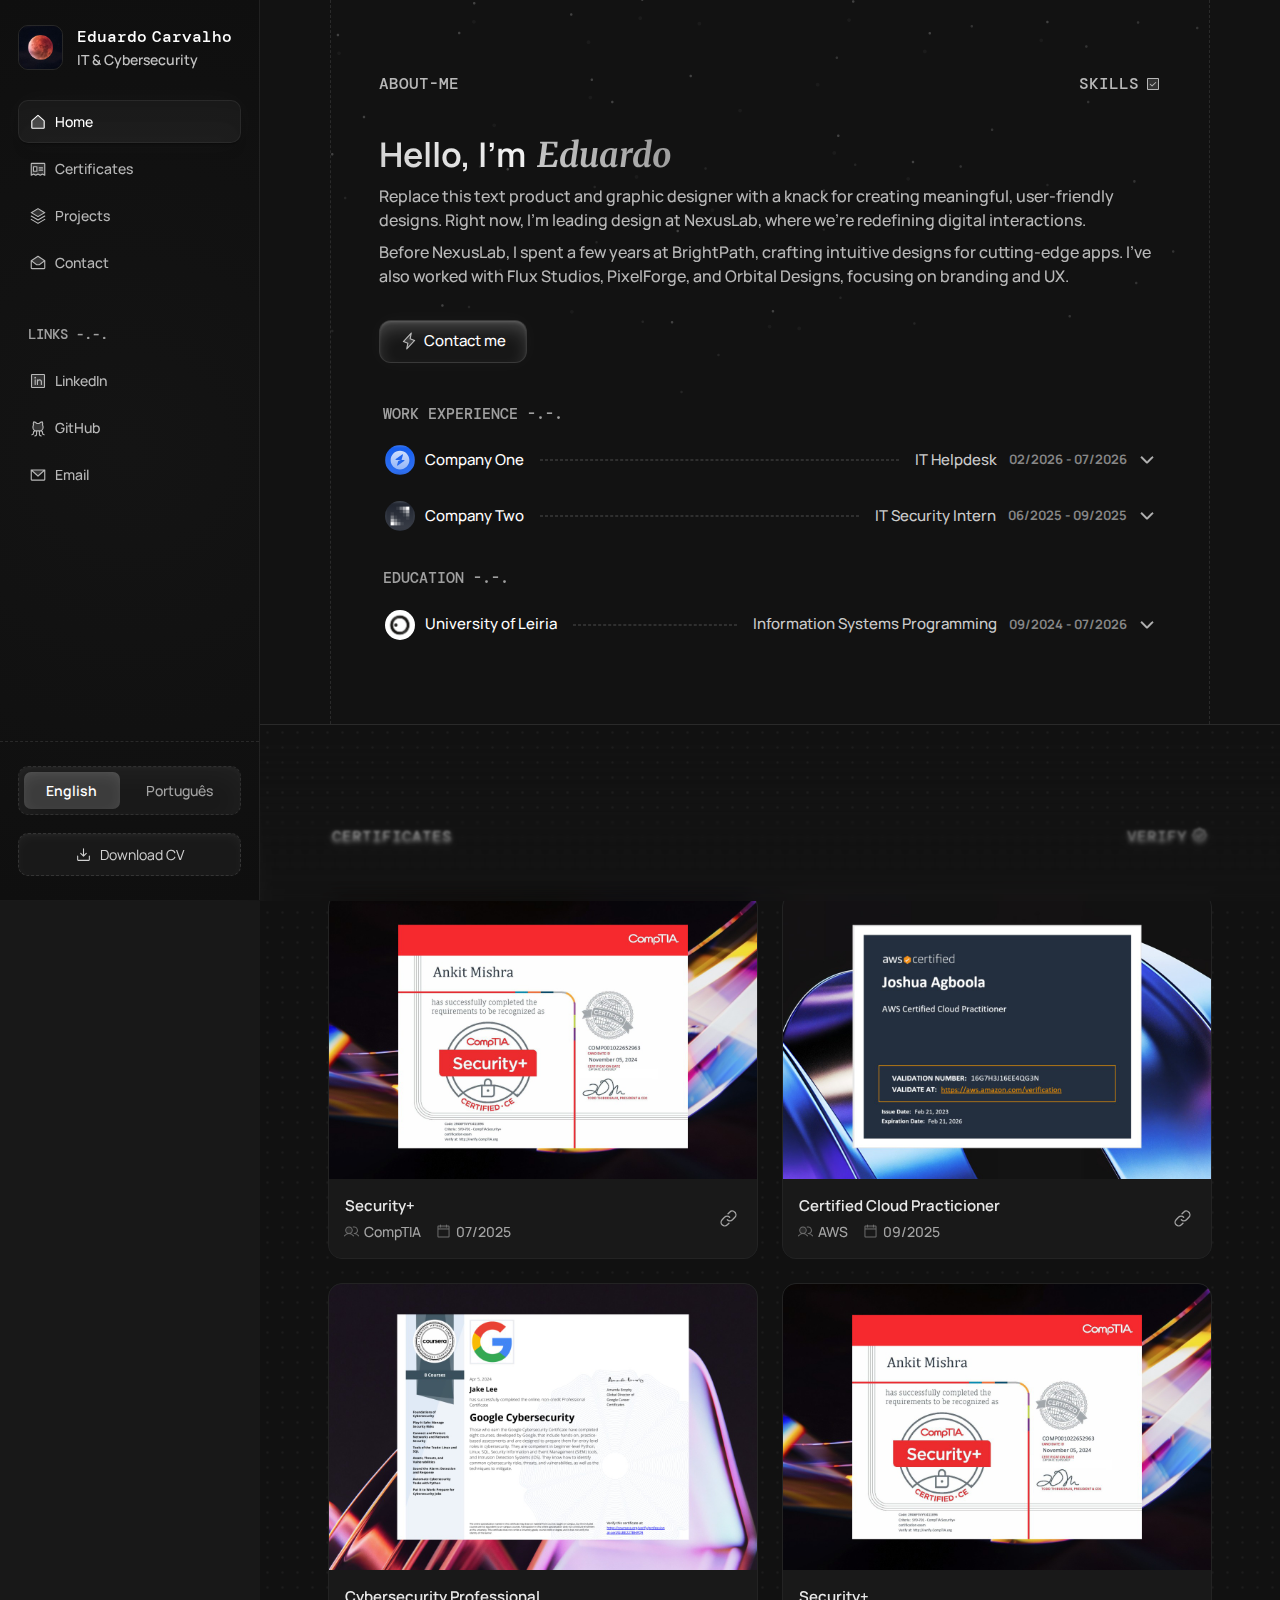
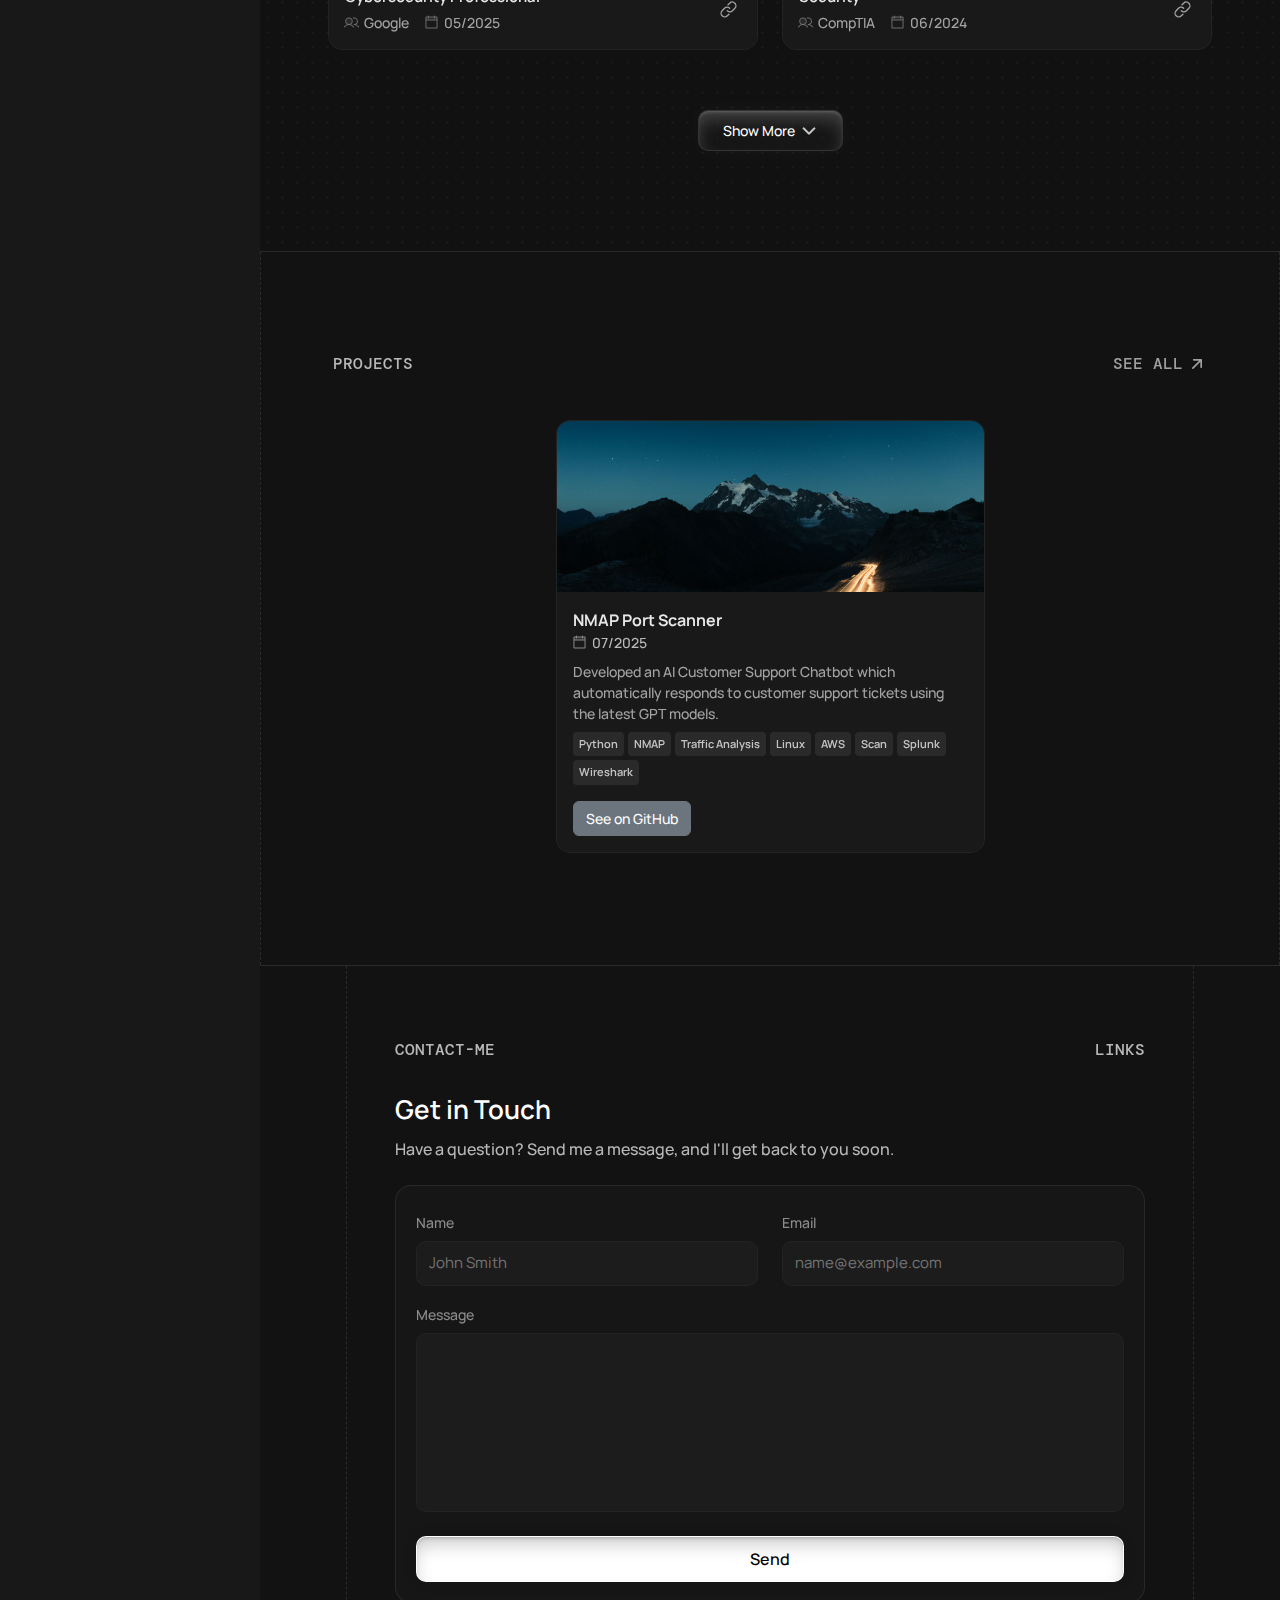
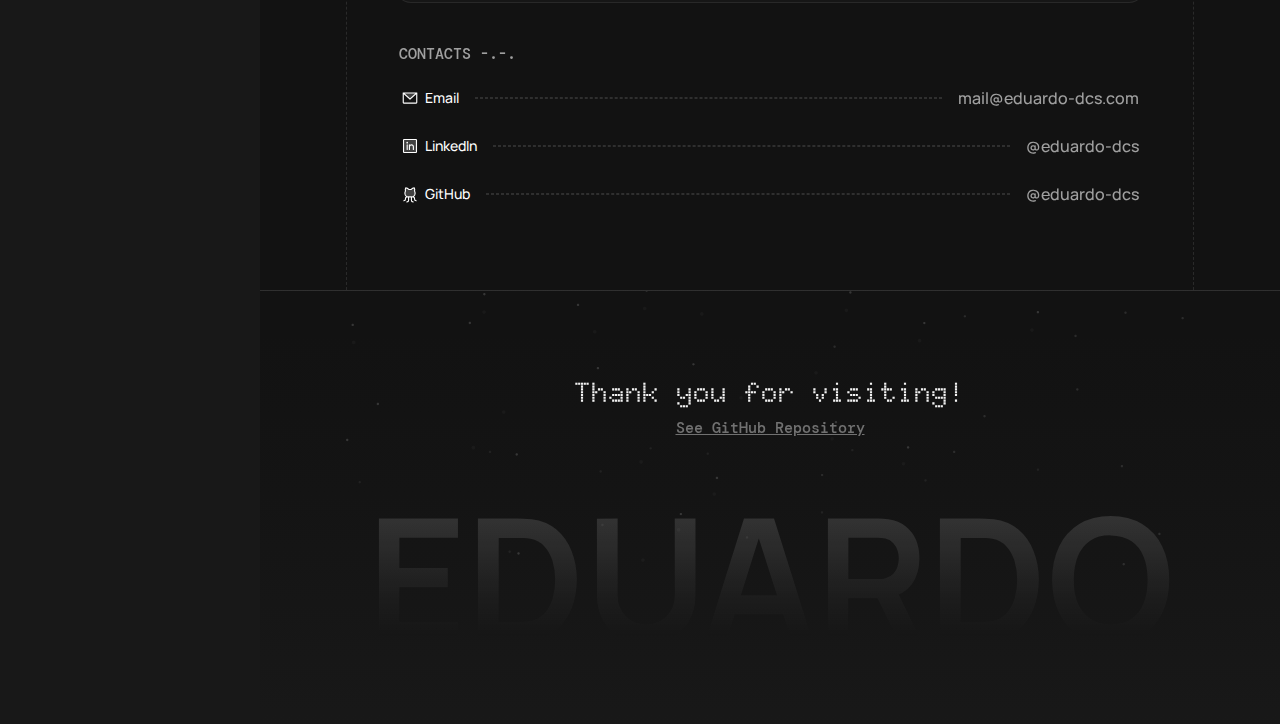
<file: index.html>
<!-- ✨ Made by Eduardo Carvalho (03/2025) -->
<!DOCTYPE html>
<html lang="en" data-bs-theme="dark">
<head>
    <meta charset="UTF-8">
    <meta name="viewport" content="width=device-width, initial-scale=1.0">

    <!-- Title -->
    <title>Eduardo Carvalho</title>

    <!-- Favicon -->
    <link rel="icon" href="assets/img/favicon.png" type="image/x-icon">

    <!-- Fonts ("Manrope", "DM Mono", "Merriweather" and "Doto") -->
    <link rel="preconnect" href="https://fonts.googleapis.com">
    <link rel="preconnect" href="https://fonts.gstatic.com" crossorigin>
    <link href="https://fonts.googleapis.com/css2?family=DM+Mono:ital,wght@0,300;0,400;0,500;1,300;1,400;1,500&family=Doto:wght@100..900&family=Manrope:wght@200..800&family=Merriweather:ital,opsz,wght@0,18..144,300..900;1,18..144,300..900&display=swap" rel="stylesheet">

    <!-- Bootstrap CSS -->
    <link rel="stylesheet" href="assets/bootstrap-css.css">

    <!-- CSS -->
    <link rel="stylesheet" href="assets/styles.css">

</head>
<body>

    <!-- NAV -->
    <nav class="sidebar">
        <div class="header d-flex align-items-center">
            <div id="header-pfp" class="noselect">
                <img src="assets/img/pfp.jpg" alt="Profile Picture" width="100%" height="100%"> <!-- Placeholder -->
            </div>
            <div>
                <p id="header-name" class="noselect">Eduardo<span style="padding-right: 5px;"></span>Carvalho</p>
                <p id="header-subtext" class="noselect" data-en="IT & Cybersecurity" data-pt="IT & Cibersegurança"></p>
            </div>
        </div>
        <div class="d-flex flex-column" style="gap: 40px;">
            <div>
                <ul class="navbar-nav nav-items">
                    <li class="nav-item"><a id="nav-link-home" class="nav-link" href="#home"><span></span><p data-en="Home" data-pt="Ínicio"></p></a></li>
                    <li class="nav-item"><a id="nav-link-certificates" class="nav-link" href="#certificates"><span></span><p data-en="Certificates" data-pt="Certificados"></p></a></li>
                    <li class="nav-item"><a id="nav-link-projects" class="nav-link" href="#projects"><span></span><p data-en="Projects" data-pt="Projetos"></p></a></li>
                    <li class="nav-item"><a id="nav-link-contact" class="nav-link" href="#contact"><span></span><p data-en="Contact" data-pt="Contactar"></p></a></li>
                </ul>
            </div>

            <div id="sidebar-links">
                <p id="sidebar-title">LINKS -.-.</p>
                <div>
                    <ul class="navbar-nav nav-items">
                        <li class="nav-item"><a id="social-link-linkedin" class="social-link" href="https://linkedin.com/in/eduardo-dcs" target="_blank"><span></span>LinkedIn<span class="external-link-icon"></span></a></li>
                        <li class="nav-item"><a id="social-link-github" class="social-link" href="https://github.com/eduardo-dcs" target="_blank"><span></span>GitHub<span class="external-link-icon"></span></a></li>
                        <li class="nav-item"><a id="social-link-email" class="social-link" href="mailto:mail@eduardo-dcs.com" target="_blank"><span></span>Email<span class="external-link-icon"></span></a></li>
                    </ul>
                </div>
            </div>

            <div id="sidebar-bottom">

                <div class="radio-inputs"> 
                    <label class="radio">
                        <input type="radio" name="radio" value="en" checked>
                        <span class="name">English</span>
                    </label>
                    <label class="radio">
                        <input type="radio" name="radio" value="pt">
                        <span class="name">Português</span>
                    </label>
                </div>
                
                <div id="information-box">
                    <p id="current-date"></p>
                    <p id="location">Leiria, Portugal</p>
                </div>

                <div>
                    
                    <div class="cv-dropdown">
                        <!-- Collapsible dropdown -->
                        <div id="cv-dropdown" class="collapse">
                            <div class="pb-12 d-flex flex-row">
                                <div id="cv-dropdown-card">
                                    <a class="cv-dropdown-item" href="assets/CV_EN_Eduardo_Carvalho.pdf" target="_blank"><span></span><p data-en="English" data-pt="Inglês"></p></a>
                                    <hr id="cv-items-divider">
                                    <a class="cv-dropdown-item" href="assets/CV_PT_Eduardo_Carvalho.pdf" target="_blank"><span></span><p data-en="Portuguese" data-pt="Português"></p></a>
                                </div>
                            </div>
                        </div>

                        <!-- Button that toggles the collapse -->
                        <button id="btn-download-cv" class="btn w-100" data-bs-toggle="collapse" data-bs-target="#cv-dropdown" aria-expanded="false" aria-controls="cv-dropdown">
                            <span></span>Download CV
                        </button>                  
                    </div>
                    
                    
                </div>
            </div>
        </div>
    </nav>

    <nav class="navbar navbar-expand-lg fixed-top navbar-dark d-lg-none">
      <!-- HEADER -->
      <div class="header d-flex align-items-center">
          <div id="header-pfp" class="noselect">
              <img src="assets/img/pfp.jpg" alt="Profile Picture" width="100%" height="100%"> <!-- Placeholder -->
          </div>
          <div>
              <p id="header-name" class="noselect">Eduardo<span style="padding-right: 5px;"></span>Carvalho</p>
              <p id="header-subtext" class="noselect" data-en="IT & Cybersecurity" data-pt="IT & Cibersegurança"></p>
          </div>
      </div>

      <!-- Navbar Toggler -->
      <button class="custom-toggler" type="button" aria-expanded="false" aria-label="Toggle navigation">
          <span class="icon-bars"></span>
          <span class="icon-x"></span>
      </button>

        <div class="collapse navbar-collapse" id="navbarNavAltMarkup">
            <div class="my-4">
                <ul class="navbar-nav nav-items">
                    <li class="nav-item"><a id="nav-link-home" class="nav-link" href="#home"><span></span><p data-en="Home" data-pt="Ínicio"></p></a></li>
                    <li class="nav-item"><a id="nav-link-certificates" class="nav-link" href="#certificates"><span></span><p data-en="Certificates" data-pt="Certificados"></p></a></li>
                    <li class="nav-item"><a id="nav-link-projects" class="nav-link" href="#projects"><span></span><p data-en="Projects" data-pt="Projetos"></p></a></li>
                    <li class="nav-item"><a id="nav-link-contact" class="nav-link" href="#contact"><span></span><p data-en="Contact" data-pt="Contactar"></p></a></li>
                </ul>
            </div>
            
            <div class="radio-inputs" style="margin-bottom: 18px;"> 
                <label class="radio">
                    <input type="radio" name="radio" value="en" checked>
                    <span class="name">English</span>
                </label>
                <label class="radio">
                    <input type="radio" name="radio" value="pt">
                    <span class="name">Português</span>
                </label>
            </div>
            <div class="d-flex flex-row pb-2">
                <div id="cv-dropdown-card">
                    <a class="cv-dropdown-item" href="assets/CV_EN_Eduardo_Carvalho.pdf" target="_blank"><span></span><p data-en="English CV" data-pt="CV Inglês"></p></a>
                    <hr id="cv-items-divider">
                    <a class="cv-dropdown-item" href="assets/CV_PT_Eduardo_Carvalho.pdf" target="_blank"><span></span><p data-en="Portuguese CV" data-pt="CV Português"></p></a>
                </div>
            </div>
        </div>

    </nav>

    <!-- MAIN CONTENT -->
    <main class="main">

        <!-- BLUR GRADIENT -->
        <div id="blur-gradient" style="bottom: -1px; flex: none; height: 156px; left: 0; pointer-events: none; position: fixed; right: 0; z-index: 2;">
            <div style="position: absolute; inset: 0px; overflow: hidden;">
                <div style="position: absolute; inset: 0px; z-index: 1; backdrop-filter: blur(0.125px); mask-image: linear-gradient(rgba(0, 0, 0, 0) 0%, rgb(0, 0, 0) 12.5%, rgb(0, 0, 0) 25%, rgba(0, 0, 0, 0) 37.5%); border-radius: 0px; pointer-events: none;"></div>
                <div style="position: absolute; inset: 0px; z-index: 2; backdrop-filter: blur(0.25px); mask-image: linear-gradient(rgba(0, 0, 0, 0) 12.5%, rgb(0, 0, 0) 25%, rgb(0, 0, 0) 37.5%, rgba(0, 0, 0, 0) 50%); border-radius: 0px; pointer-events: none;"></div>
                <div style="position: absolute; inset: 0px; z-index: 3; backdrop-filter: blur(0.5px); mask-image: linear-gradient(rgba(0, 0, 0, 0) 25%, rgb(0, 0, 0) 37.5%, rgb(0, 0, 0) 50%, rgba(0, 0, 0, 0) 62.5%); border-radius: 0px; pointer-events: none;"></div>
                <div style="position: absolute; inset: 0px; z-index: 4; backdrop-filter: blur(1px); mask-image: linear-gradient(rgba(0, 0, 0, 0) 37.5%, rgb(0, 0, 0) 50%, rgb(0, 0, 0) 62.5%, rgba(0, 0, 0, 0) 75%); border-radius: 0px; pointer-events: none;"></div>
                <div style="position: absolute; inset: 0px; z-index: 5; backdrop-filter: blur(2px); mask-image: linear-gradient(rgba(0, 0, 0, 0) 50%, rgb(0, 0, 0) 62.5%, rgb(0, 0, 0) 75%, rgba(0, 0, 0, 0) 87.5%); border-radius: 0px; pointer-events: none;"></div>
                <div style="position: absolute; inset: 0px; z-index: 6; backdrop-filter: blur(4px); mask-image: linear-gradient(rgba(0, 0, 0, 0) 62.5%, rgb(0, 0, 0) 75%, rgb(0, 0, 0) 87.5%, rgba(0, 0, 0, 0) 100%); border-radius: 0px; pointer-events: none;"></div>
                <div style="position: absolute; inset: 0px; z-index: 7; backdrop-filter: blur(8px); mask-image: linear-gradient(rgba(0, 0, 0, 0) 75%, rgb(0, 0, 0) 87.5%, rgb(0, 0, 0) 100%); border-radius: 0px; pointer-events: none;"></div>
                <div style="position: absolute; inset: 0px; z-index: 8; backdrop-filter: blur(16px); mask-image: linear-gradient(rgba(0, 0, 0, 0) 87.5%, rgb(0, 0, 0) 100%); border-radius: 0px; pointer-events: none;"></div>
            </div>
        </div>

        <!-- HOME -->
        <section id="home">
            <div class="container-home">

                <div class="home-stars-bg"></div>

                <div class="d-flex justify-content-between" style="margin-bottom: 32px;">
                    <p class="mono-text" data-en="ABOUT-ME" data-pt="SOBRE-MIM"></p>
                    <a id="skills-link" class="text-white mono-text" href="#projects">SKILLS<span></span></a>
                </div>

                <h1 class="noselect"><span id="home-title" data-en="Hello, I'm " data-pt="Olá, sou o "></span><span id="home-name" class="ms-1">Eduardo</span></h1>

                <div>
                    <p class="about-text mb-2">Replace this text product and graphic designer with a knack for creating meaningful, user-friendly designs. Right now, I’m leading design at NexusLab, where we’re redefining digital interactions.</p>
                    <p class="about-text mb-3">Before NexusLab, I spent a few years at BrightPath, crafting intuitive designs for cutting-edge apps. I’ve also worked with Flux Studios, PixelForge, and Orbital Designs, focusing on branding and UX.</p>
                    <div class="d-flex align-items-center">
                        <a id="contact-btn" class="my-3" href="#contact"><span></span><p class="fs-15" data-en="Contact me" data-pt="Contactar"></p></a>
                    </div>
                </div>

                <!-- WORK EXPERIENCE -->
                <div class="my-4">
                    <p class="mb-2 ms-1 fs-15 mono opacity-60" data-en="WORK EXPERIENCE -.-." data-pt="EXPERIÊNCIA PROFISSIONAL -.-."></p>
                    <div class="experience">
                        <div class="experience-item">
                            <div class="experience-header" data-bs-toggle="collapse" data-bs-target="#work1" aria-expande="false">
                                <div class="experience-left">
                                    <img src="assets/img/work1.svg">
                                    <span>Company One</span>
                                    <span class="experience-title-mobile d-none">IT Helpdesk</span>
                                </div>
                                <div class="experience-divider"></div>
                                <div class="experience-right">
                                    <span>IT Helpdesk</span>
                                    <span>02/2026 - 07/2026</span>
                                    <span id="collapse-arrow"></span>
                                </div>
                            </div>
                            <div id="work1" class="collapse experience-description">
                                <ul>
                                    <li data-en="Designed and led multiple high-profile projects." data-pt="Designed and led multiple high-profile projects."></li>
                                    <li>Managed a team of UI/UX designers.</li>
                                    <li>Collaborated with developers to improve workflows.</li>
                                </ul>
                            </div>
                        </div>
                        <div class="experience-item">
                            <div class="experience-header" data-bs-toggle="collapse" data-bs-target="#work2">
                                <div class="experience-left">
                                    <img src="assets/img/work2.svg">
                                    <span>Company Two</span>
                                    <span class="experience-title-mobile d-none">IT Security Intern</span>
                                </div>
                                <div class="experience-divider"></div>
                                <div class="experience-right">
                                    <span>IT Security Intern</span>
                                    <span>06/2025 - 09/2025</span>
                                    <span id="collapse-arrow"></span>
                                </div>
                            </div>
                            <div id="work2" class="collapse experience-description">
                                <ul>
                                    <li>Worked remotely on branding and UI/UX projects.</li>
                                    <li>Designed marketing materials and interactive websites.</li>
                                    <li>Collaborated with startups and large corporations.</li>
                                </ul>
                            </div>
                        </div>
                    </div>
                </div>

                <!-- EDUCATION -->
                <div class="mt-4">
                    <p class="mb-2 ms-1 mono fs-15 opacity-60" data-en="EDUCATION -.-." data-pt="EDUCAÇÃO -.-."></p>
                    <div class="experience">
                        <div class="experience-item">
                            <div class="experience-header" data-bs-toggle="collapse" data-bs-target="#education1" aria-expande="false">
                                <div class="experience-left">
                                    <img src="assets/img/logo-ipleiria.jpg">
                                    <span data-en="University of Leiria" data-pt="Politécnico de Leiria"></span>
                                    <span class="experience-title-mobile d-none" data-en="Information Systems" data-pt="Programação de SI"></span>
                                </div>
                                <div class="experience-divider"></div>
                                <div class="experience-right">
                                    <span data-en="Information Systems Programming" data-pt="Programação de Sistemas de Informação"></span>
                                    <span>09/2024 - 07/2026</span>
                                    <span id="collapse-arrow"></span>
                                </div>
                            </div>
                            <div id="education1" class="collapse experience-description">
                                <ul>
                                    <li data-en="Designed and led multiple high-profile projects." data-pt="Designed and led multiple high-profile projects."></li>
                                    <li>Managed a team of UI/UX designers.</li>
                                    <li>Collaborated with developers to improve workflows.</li>
                                </ul>
                            </div>
                        </div>
                    </div>
                </div>
            </div>
        </section>

        <!-- CERTIFICATES -->
        <section id="certificates">
            <div class="container-certificates">
                <div class="inner-container-certificates">

                
                <div class="d-flex justify-content-between mx-3" style="margin-bottom: 32px;">
                    <p class="mono-text" data-en="CERTIFICATES" data-pt="CERTIFICADOS"></p>
                    <a id="verify-link" href="https://www.credly.com/users/eduardo-dcs" target="_blank"><p class="mono-text" data-en="VERIFY" data-pt="VERIFICAR"></p><span></span></a>
                </div>

                <div class="certificate-row d-flex justify-content-center row row-cols-1 row-cols-sm-2 row-cols-xxl-4 mx-auto">
                    <div class="col certificate-col">
                        <a class="card certificate-card h-100" href="#" target="_blank">
                            <img class="card-img-top" src="assets/certificates/comptia-security-plus.jpg">
                            <div class="card-body certificate-card-body">
                                <div class="d-flex flex-column gap-1">
                                    <div>
                                        <p class="certificate-card-title">Security+</p>
                                    </div>
                                    <div>
                                        <div class="certificate-card-information">
                                            <p id="certificate-issuer"><span></span>CompTIA</p>
                                            <p id="certificate-date"><span></span>07/2025</p>
                                        </div>
                                    </div>
                                </div>
                                <div>
                                    <span id="certificate-link-icon"></span>
                                </div>
                            </div>
                        </a>
                    </div>
                    <div class="col certificate-col">
                        <a class="card certificate-card h-100" href="#" target="_blank">
                            <img class="card-img-top" src="assets/certificates/aws-cloud-practicioner.jpg">
                            <div class="card-body certificate-card-body">
                                <div class="d-flex flex-column gap-1">
                                    <div>
                                        <p class="certificate-card-title">Certified Cloud Practicioner</p>
                                    </div>
                                    <div>
                                        <div class="certificate-card-information">
                                            <p id="certificate-issuer"><span></span>AWS</p>
                                            <p id="certificate-date"><span></span>09/2025</p>
                                        </div>
                                    </div>
                                </div>
                                <div>
                                    <span id="certificate-link-icon"></span>
                                </div>
                            </div>
                        </a>
                    </div>
                    <div class="col certificate-col">
                        <a class="card certificate-card h-100" href="#" target="_blank">
                            <img class="card-img-top" src="assets/certificates/google-cybersecurity.jpg">
                            <div class="card-body certificate-card-body">
                                <div class="d-flex flex-column gap-1">
                                    <div>
                                        <p class="certificate-card-title">Cybersecurity Professional</p>
                                    </div>
                                    <div>
                                        <div class="certificate-card-information">
                                            <p id="certificate-issuer"><span></span>Google</p>
                                            <p id="certificate-date"><span></span>05/2025</p>
                                        </div>
                                    </div>
                                </div>
                                <div>
                                    <span id="certificate-link-icon"></span>
                                </div>
                            </div>
                        </a>
                    </div>
                    <div class="col certificate-col">
                        <a class="card certificate-card h-100" href="#" target="_blank">
                            <img class="card-img-top" src="assets/certificates/comptia-security-plus.jpg">
                            <div class="card-body certificate-card-body">
                                <div class="d-flex flex-column gap-1">
                                    <div>
                                        <p class="certificate-card-title">Security+</p>
                                    </div>
                                    <div>
                                        <div class="certificate-card-information">
                                            <p id="certificate-issuer"><span></span>CompTIA</p>
                                            <p id="certificate-date"><span></span>06/2024</p>
                                        </div>
                                    </div>
                                </div>
                                <div>
                                    <span id="certificate-link-icon"></span>
                                </div>
                            </div>
                        </a>
                    </div>
                </div>
                

                <div id="collapsed-certificates" class="collapse">
                    <div class="certificate-row d-flex justify-content-center row row-cols-1 row-cols-sm-2 row-cols-xxl-4 mx-auto">
                        <div class="col certificate-col">
                            <a class="card certificate-card h-100" href="#" target="_blank">
                                <img class="card-img-top" src="assets/certificates/comptia-security-plus.jpg">
                                <div class="card-body certificate-card-body">
                                    <div class="d-flex flex-column gap-1">
                                        <div>
                                            <p class="certificate-card-title">Security+</p>
                                        </div>
                                        <div>
                                            <div class="certificate-card-information">
                                                <p id="certificate-issuer"><span></span>CompTIA</p>
                                                <p id="certificate-date"><span></span>07/2025</p>
                                            </div>
                                        </div>
                                    </div>
                                    <div>
                                        <span id="certificate-link-icon"></span>
                                    </div>
                                </div>
                            </a>
                        </div>
                        <div class="col certificate-col">
                            <a class="card certificate-card h-100" href="#" target="_blank">
                                <img class="card-img-top" src="assets/certificates/aws-cloud-practicioner.jpg">
                                <div class="card-body certificate-card-body">
                                    <div class="d-flex flex-column gap-1">
                                        <div>
                                            <p class="certificate-card-title">Certified Cloud Practicioner</p>
                                        </div>
                                        <div>
                                            <div class="certificate-card-information">
                                                <p id="certificate-issuer"><span></span>AWS</p>
                                                <p id="certificate-date"><span></span>09/2025</p>
                                            </div>
                                        </div>
                                    </div>
                                    <div>
                                        <span id="certificate-link-icon"></span>
                                    </div>
                                </div>
                            </a>
                        </div>
                        <div class="col certificate-col">
                            <a class="card certificate-card h-100" href="#" target="_blank">
                                <img class="card-img-top" src="assets/certificates/google-cybersecurity.jpg">
                                <div class="card-body certificate-card-body">
                                    <div class="d-flex flex-column gap-1">
                                        <div>
                                            <p class="certificate-card-title">Cybersecurity Professional</p>
                                        </div>
                                        <div>
                                            <div class="certificate-card-information">
                                                <p id="certificate-issuer"><span></span>Google</p>
                                                <p id="certificate-date"><span></span>05/2025</p>
                                            </div>
                                        </div>
                                    </div>
                                    <div>
                                        <span id="certificate-link-icon"></span>
                                    </div>
                                </div>
                            </a>
                        </div>
                        <div class="col certificate-col">
                            <a class="card certificate-card h-100" href="#" target="_blank">
                                <img class="card-img-top" src="assets/certificates/comptia-security-plus.jpg">
                                <div class="card-body certificate-card-body">
                                    <div class="d-flex flex-column gap-1">
                                        <div>
                                            <p class="certificate-card-title">Security+</p>
                                        </div>
                                        <div>
                                            <div class="certificate-card-information">
                                                <p id="certificate-issuer"><span></span>CompTIA</p>
                                                <p id="certificate-date"><span></span>06/2024</p>
                                            </div>
                                        </div>
                                    </div>
                                    <div>
                                        <span id="certificate-link-icon"></span>
                                    </div>
                                </div>
                            </a>
                        </div>
                    </div>
                </div>

                <div class="d-flex pt-5 justify-content-center">
                    <button id="show-more-btn" class="btn" type="button" data-bs-toggle="collapse" data-bs-target="#collapsed-certificates" aria-expanded="false" aria-controls="collapsed-certificates"><p id="show-more-text" data-en="Show More" data-pt="Ver Mais"></p><p id="show-less-text" data-en="Show Less" data-pt="Ver Menos"></p><span></span></button>
                </div>

                </div>

            </div>
        </section>

        <!-- PROJECTS -->
        <section id="projects">
            <div class="container-projects">
                <div class="inner-container-projects">
                    <div class="d-flex justify-content-between mx-3" style="margin-bottom: 32px;">
                        <p class="mono-text" data-en="PROJECTS" data-pt="PROJETOS"></p>
                        <a id="see-all-link" href="https://github.com/eduardo-dcs" target="_blank"><p class="mono-text" data-en="SEE ALL" data-pt="VER TODOS"></p><span></span></a>
                    </div>

                    <div class="project-row d-flex justify-content-center row row-cols-1 row-cols-sm-2 row-cols-xxl-3 mx-auto">
                        <div class="col project-col">
                            <div class="card project-card h-100" href="#" target="_blank">
                                <img class="card-img-top" src="assets/img/placeholder.jpg">
                                <div class="card-body project-card-body">
                                    <div class="d-flex flex-column gap-2">
                                        <div>
                                            <p class="project-card-title">NMAP Port Scanner</p>
                                            <p class="project-date"><span></span>07/2025</p>
                                        </div>
                                        <div>
                                            <p class="project-description">Developed an AI Customer Support Chatbot which automatically responds to customer support tickets using the latest GPT models.</p>
                                        </div>
                                        <div class="d-flex flex-wrap gap-1">
                                            <span class="project-skill">Python</span>
                                            <span class="project-skill">NMAP</span>
                                            <span class="project-skill">Traffic Analysis</span>
                                            <span class="project-skill">Linux</span>
                                            <span class="project-skill">AWS</span>
                                            <span class="project-skill">Scan</span>
                                            <span class="project-skill">Splunk</span>
                                            <span class="project-skill">Wireshark</span>
                                        </div>
                                        
                                        <div class="mt-2">
                                            <a href="#" target="_blank" class="btn btn-secondary"><span></span><p data-en="See on GitHub" data-pt="Ver no GitHub"></p></a>
                                        </div>
                                </div>
                            </div>
                        </div>

                    </div>




                </div>
            </div>
        </section>

        <!-- CONTACT -->
        <section id="contact">
            <div class="container-contact">

                <div class="d-flex justify-content-between" style="margin-bottom: 32px;">
                    <p class="mono-text" data-en="CONTACT-ME" data-pt="CONTACTAR"></p>
                    <p class="mono-text">LINKS</p>
                </div>

                <div class="d-flex flex-column gap-4">
                    <div>
                        <h2 id="contact-title" data-en="Get in Touch" data-pt="Entra em Contacto"></h2>
                        <p id="contact-subtitle" data-en="Have a question? Send me a message, and I'll get back to you soon." data-pt="Tens alguma questão? Manda-me uma mensagem, e responderei o mais cedo possível."></p>
                    </div>

                    <div class="contact-form">
                        <form>
                            <div class="row">
                                <div class="col-md-6">
                                    <label for="name" class="form-label" data-en="Name" data-pt="Nome"></label>
                                    <input type="text" id="name" class="form-control" placeholder="John Smith">
                                </div>
                                <div class="col-md-6 mt-3 mt-md-0">
                                    <label for="email" class="form-label">Email</label>
                                    <input type="email" id="email" class="form-control" placeholder="name@example.com">
                                </div>
                            </div>
                            <div class="mt-3">
                                <label for="message" class="form-label" data-en="Message" data-pt="Mensagem"></label>
                                <textarea id="message" class="form-control" rows="7"></textarea>
                            </div>
                            <button id="contact-form-submit-btn" class="btn btn-submit" type="submit" data-en="Send" data-pt="Enviar">Submit</button>
                        </form>
                    </div>

                    <div>
                        <p class="mt-3 mb-2 ms-1 fs-15 mono opacity-60" data-en="CONTACTS -.-." data-pt="CONTACTOS -.-."></p>

                        <!-- EMAIL -->
                        <div class="contact-header">
                            <p id="contact-header-title"><span id="contact-header-email-icon" class="contact-header-icon"></span><p class="contact-header-text">Email</p></p>
                            <div class="contact-header-divider"></div>
                            <a id="contact-header-link" href="mailto:mail@eduardo-dcs.com" target="_blank">mail@eduardo-dcs.com</a>
                        </div>

                        <!-- LINKEDIN -->
                        <div class="contact-header">
                            <p id="contact-header-title"><span id="contact-header-linkedin-icon" class="contact-header-icon"></span><p class="contact-header-text">LinkedIn</p></p>
                            <div class="contact-header-divider"></div>
                            <a id="contact-header-link" href="https://www.linkedin.com/in/eduardo-dcs" target="_blank">@eduardo-dcs</a>
                        </div>

                        <!-- GITHUB -->
                        <div class="contact-header">
                            <p id="contact-header-title"><span id="contact-header-github-icon" class="contact-header-icon"></span><p class="contact-header-text">GitHub</p></p>
                            <div class="contact-header-divider"></div>
                            <a id="contact-header-link" href="https://github.com/eduardo-dcs" target="_blank">@eduardo-dcs</a>
                        </div>

                    </div>

                </div>
            </div>
        </section>

        <!-- FOOTER -->
        <footer>
           <div class="container-footer">
                <div class="footer-stars-bg"></div>
                <div class="text-center">
                    <p id="footer-message" data-en="Thank you for visiting!" data-pt="Obrigado pela visita!"></p>
                    <a id="footer-repository-link" href="https://github.com/eduardo-dcs/Personal-Website" target="_blank" data-en="See GitHub Repository" data-pt="Ver Repositório GitHub"></a>
                    <p id="footer-name" class="noselect">EDUARDO</p>
                </div>
           </div>
        </footer>

    </main>
    
    <!-- Bootstrap JavaScript -->
    <script src="assets/bootstrap-javascript.js"></script>

    <!-- JavaScript -->
    <script src="assets/script.js"></script>

</body>
</html>
</file>
<file: assets/styles.css>
::-webkit-scrollbar {
    width: 14px;  /* Width */
  }

::-webkit-scrollbar-track {
    background: rgb(40, 40, 40); /* Background Color */
}
  
::-webkit-scrollbar-thumb {
    background: radial-gradient(circle, rgba(100, 100, 100, 0.8) 20%, rgba(85, 85, 85, 0.8) 100%); /* Color */
    border-radius: 2px;
    transition: all 0.3s ease-in-out;
}
  
::-webkit-scrollbar-thumb:hover {
    background: radial-gradient(circle, rgba(100, 100, 100, 1) 20%, rgba(85, 85, 85, 1) 100%); /*Hover Color */
}

::selection {
    background: rgba(100, 100, 100, 0.7); /* Mid-gray */
    color: rgb(240, 240, 240); /* Light gray */
    filter: grayscale(100%);
}

.noselect {
    -webkit-touch-callout: none;
      -webkit-user-select: none;
       -khtml-user-select: none;
         -moz-user-select: none;
          -ms-user-select: none;
              user-select: none;
}

* {
    font-family: "Manrope", sans-serif;
    font-weight: 500;
    color: white;
}

p {
    font-size: 14px;
    margin: 0;
}

body {
    background: rgb(24,24,24);
}

.fs-14 {
    font-size: 14px;
}

.fs-15 {
    font-size: 15px;
}

.fs-16 {
    font-size: 16px;
}

.fs-17 {
    font-size: 17px;
}

.fs-18 {
    font-size: 18px;
}

.fs-20 {
    font-size: 20px;
}

.mono {
    font-family: 'DM Mono', monospace;
}

.opacity-60 {
    opacity: 0.6;
}

.opacity-65 {
    opacity: 0.65;
}

.opacity-70 {
    opacity: 0.7;
}

.opacity-80 {
    opacity: 0.8;
}

.opacity-90 {
    opacity: 0.9;
}

.pt-12 {
    padding-top: 12px;
}

.pb-12 {
    padding-bottom: 12px;
}

/* #region SIDEBAR */
.sidebar {
    display: flex;
    flex-direction: column;
    position: fixed;
    overflow: hidden;
    z-index: 10;
    top: 0;
    left: 0;
    width: 260px;
    height: 100vh;
    border-right: 1px solid rgba(255, 255, 255, 0.08);
    background: rgb(4,3,28);
    background: radial-gradient(circle, rgb(20, 20, 20) 0%, rgba(15,15,15,1) 100%);
    padding: 24px 18px;
    gap: 30px;
}

.header {
    gap: 14px;
}

#header-pfp {
    aspect-ratio: 1/1;
    width: 45px !important;
    height: 45px !important;
    img {
        border-radius: 10px;
        border: 1px solid rgba(255, 255, 255, 0.1);
    }
}

#header-name {
    font-family: 'DM Mono', monospace;
    font-size: 16px;
    font-weight: 500;
}

#header-subtext {
    font-size: 14px;
    opacity: 0.75;
    font-weight: 550;
}

.nav-items {
    gap: 4px;
}

.nav-item {
    display: flex;
    align-items: center;
    font-size: 14px;
    border: 1px solid transparent;
    border-radius: 10px;
    color: white !important;
    transition: 
    background-color 0.15s ease-in-out,
    box-shadow 0.15s ease-in-out,
    border 0.15s ease-in-out,
    opacity 0.15s ease-in-out;
    opacity: 0.7;
}

.nav-item:hover {
    background-color: rgba(255, 255, 255, 0.07);
    border-radius: 10px;
    box-shadow: rgba(0, 0, 0, 0.1) inset 0 20px 20px, rgba(255, 255, 255, 0.02) 0px 0px 30px;
    opacity: 0.9;
}

.nav-item:active {
    background-color: rgba(255, 255, 255, 0.1);
    border-radius: 10px;
    opacity: 1;
}



.nav-item.active {
    background-color: rgba(255, 255, 255, 0.06);
    border-radius: 10px;
    border: 1px solid rgba(255, 255, 255, 0.05);
    box-shadow: rgba(0, 0, 0, 0.15) inset 0 20px 20px, rgba(0, 0, 0, 0.20) 0px 0.722625px 0.722625px -1.25px, rgba(0, 0, 0, 0.30) 0px 2.74624px 2.74624px -2.5px, rgba(0, 0, 0, 0.070) 0px 12px 12px -3.75px, rgba(255, 255, 255, 0.03) 0px 0px 30px;
    opacity: 1;
    transition: all 0.25s ease-in-out;
}

.nav-item.active:hover {
    background-color: rgba(255, 255, 255, 0.08);
    border: 1px solid rgba(255, 255, 255, 0.065);
    box-shadow: rgba(0, 0, 0, 0.15) inset 0 20px 20px, rgba(0, 0, 0, 0.20) 0px 0.722625px 0.722625px -1.25px, rgba(0, 0, 0, 0.30) 0px 2.74624px 2.74624px -2.5px, rgba(0, 0, 0, 0.070) 0px 12px 12px -3.75px, rgba(255, 255, 255, 0.03) 0px 0px 30px;
    opacity: 1;
}

.nav-link {
    padding: 10px;
    display: inline-flex;
    align-items: center;
    width: 100%;
    color: white !important;
    > span {
        display: inline-block;
        width: 18px;
        height: 18px;
        background-size: 100% 100%;
        object-fit: scale-down;
        background-color: rgb(255, 255, 255);
        -webkit-mask-size: contain;
        -webkit-mask-repeat: no-repeat;
        mask-size: contain;
        mask-repeat: no-repeat;
        margin-right: 8px;
    } 
}

#nav-link-home {
    span {
        -webkit-mask-image: url("img/home-icon.svg");
        mask-image: url("img/home-icon.svg");
    }
}

#nav-link-certificates {
    span {
        -webkit-mask-image: url("img/certificate-icon.svg");
        mask-image: url("img/certificate-icon.svg");
    }
}

#nav-link-projects {
    span {
        -webkit-mask-image: url("img/stack-icon.svg");
        mask-image: url("img/stack-icon.svg");
    }
}

#nav-link-contact {
    span {
        -webkit-mask-image: url("img/envelope-open-icon.svg");
        mask-image: url("img/envelope-open-icon.svg");
    }
}

#sidebar-title {
    opacity: 0.6;
    padding-left: 10px;
    font-family: 'DM Mono', monospace;
    margin-bottom: 14px;
}

.social-link {
    padding: 10px;
    display: inline-flex;
    align-items: center;
    width: 100%;
    text-decoration: none;
    color: white;
    > span {
        display: inline-block;
        width: 18px;
        height: 18px;
        background-size: 100% 100%;
        object-fit: scale-down;
        background-color: rgb(255, 255, 255);
        -webkit-mask-size: contain;
        -webkit-mask-repeat: no-repeat;
        mask-size: contain;
        mask-repeat: no-repeat;
        margin-right: 8px;
    } 
}

.external-link-icon {
    display: inline-block;
    width: 15px;
    height: 15px;
    right: 0;
    background-size: 100% 100%;
    object-fit: scale-down;
    background-color: rgb(255, 255, 255);
    -webkit-mask-size: contain;
    -webkit-mask-repeat: no-repeat;
    mask-size: contain;
    mask-repeat: no-repeat;
    margin-right: 0px;
    -webkit-mask-image: url("img/arrow-up-right-icon.svg");
    mask-image: url("img/arrow-up-right-icon.svg");
    opacity: 0;
    transition: all 0.25s ease-in-out;
    transform: translateX(-3px) scale(0.85);
}


.social-link .external-link-icon {
    margin-left: auto; /* pushes this element to the far right */
}

.social-link:hover .external-link-icon {
    opacity: 0.75;
    transform: translateX(0px) scale(0.9);
}

#social-link-linkedin {
    > span:first-child {
        -webkit-mask-image: url("img/linkedin-icon.svg");
        mask-image: url("img/linkedin-icon.svg");

    }
}

#social-link-github {
    > span:first-child {
        -webkit-mask-image: url("img/github-icon.svg");
        mask-image: url("img/github-icon.svg");

    }
}

#social-link-email {
    > span:first-child {
        -webkit-mask-image: url("img/envelope-icon.svg");
        mask-image: url("img/envelope-icon.svg");

    }
}



#sidebar-bottom {
    display: flex;
    flex-direction: column;
    position: absolute;
    width: 100%;
    bottom: 0;
    left: 0;
    right: 0;
    padding: 24px 18px;
    border-top: 1px dashed rgba(255, 255, 255, 0.1);
    gap: 18px;
}

#information-box {
    position: relative;
    padding: 20px;
    background-color: rgba(22, 22, 22, 0.5);
    border: 1px dashed rgba(255, 255, 255, 0.1);
    border-radius: 10px;
    box-shadow: rgba(255, 255, 255, 0.04) 0px 0.602187px 2.04744px -0.833333px inset, rgba(255, 255, 255, 0.04) 0px 2.28853px 7.78101px -1.66667px inset, rgba(255, 255, 255, 0.04) 0px 10px 34px -2.5px inset;
    overflow: hidden;
    margin-bottom: 6px;
}

/* Pseudo-element for pattern overlay with opacity */
#information-box::after {
    content: "";
    position: absolute;
    inset: 0;
    background-image: url("img/diagonal-lines.svg");
    background-repeat: repeat;
    background-size: 50.4px; /* Matches Framer */
    background-position: left top;
    
    /* Subtle pattern effect */
    opacity: 0.02; /* Makes pattern barely visible */
    filter: invert(1);
    
    pointer-events: none;
}

/* From Uiverse.io by 00Kubi */ 
.radio-inputs {
    position: relative;
    display: flex;
    flex-wrap: wrap;
    border-radius: 10px;
    border: 1px dashed rgba(255, 255, 255, 0.1);
    background-color: rgba(25, 25, 25, 1);
    box-sizing: border-box;
    box-shadow: rgba(255, 255, 255, 0.04) 0px 0.602187px 2.04744px -0.833333px inset, rgba(255, 255, 255, 0.04) 0px 2.28853px 7.78101px -1.66667px inset, rgba(255, 255, 255, 0.04) 0px 10px 34px -2.5px inset;
    padding: 5px;
    width: 100%;
    font-size: 14px;
    gap: 4px;
}
  
.radio-inputs .radio {
    flex: 1 1 auto;
    text-align: center;
}
  
.radio-inputs .radio input {
    display: none;
}
  
.radio-inputs .radio .name {
    display: flex;
    cursor: pointer;
    align-items: center;
    justify-content: center;
    border-radius: 10px;
    border: none;
    padding: 0.5rem 0;
    color: rgba(255, 255, 255, 0.6);
    transition: all 0.15s ease-in-out;
}
  
.radio-inputs .radio input:checked + .name {
    color: white;
    background-color: rgb(60, 60, 60);
    font-weight: 600;

}
  
/* Hover effect */
.radio-inputs .radio:hover .name {
    background-color: rgba(255, 255, 255, 0.08);
    color: rgba(255, 255, 255, 0.8);

}
  
/* Animation */
.radio-inputs .radio input:checked + .name {
    position: relative;
    box-shadow: 0 2px 8px rgba(0, 0, 0, 0.1);
    animation: select 0.3s ease;
}
  
@keyframes select {
    0% {
      transform: scale(0.95);
    }
    50% {
      transform: scale(1.05);
    }
    100% {
      transform: scale(1);
    }
}
  
/* Particles */
.radio-inputs .radio input:checked + .name::before,
.radio-inputs .radio input:checked + .name::after {
    content: "";
    position: absolute;
    width: 4px;
    height: 4px;
    border-radius: 50%;
    background: #ffffff;
    opacity: 0;
    animation: particles 0.5s ease forwards;
}
  
.radio-inputs .radio input:checked + .name::before {
    top: -8px;
    left: 50%;
    transform: translateX(-50%);
}
  
.radio-inputs .radio input:checked + .name::after {
    bottom: -8px;
    left: 50%;
    transform: translateX(-50%);
}
  
@keyframes particles {
    0% {
      opacity: 0;
      transform: translateX(-50%) translateY(0);
    }
    50% {
      opacity: 1;
    }
    100% {
      opacity: 0;
      transform: translateX(-50%) translateY(var(--direction));
    }
}
  
.radio-inputs .radio input:checked + .name::before {
    --direction: -10px;
}
  
.radio-inputs .radio input:checked + .name::after {
    --direction: 10px;
}


.radio .name {
    border-radius: 7px !important;
}
  
.radio-inputs .radio input:checked + .name {
    box-shadow: rgba(255, 255, 255, 0.04) 0px 0.602187px 2.04744px -0.833333px inset, rgba(255, 255, 255, 0.04) 0px 2.28853px 7.78101px -1.66667px inset, rgba(255, 255, 255, 0.1) 0px 5px 15px -2.5px inset;
}


#current-date {
    font-size: 17px;
    margin-bottom: 2px;
}

#location {
    opacity: 0.7;
    font-size: 14px;
}

/*#endregion*/

/* #region NAVBAR */
.navbar {
    padding: 14px 20px;
    background-color: rgba(15, 15, 15, 0.95) !important;
    backdrop-filter: blur(30px);
    box-shadow: 0px 10px 20px 0px rgba(18,18,18,1);
    border-bottom: 1px solid rgb(35, 35, 35)
}



/* Navbar Toggler */
.custom-toggler {
    position: relative;
    width: 40px;
    height: 40px;
    border: none;
    background: none;
    cursor: pointer;
    display: flex;
    align-items: center;
    justify-content: center;
    overflow: hidden;
}

/* Icons */
.custom-toggler span {
    position: absolute;
    width: 25px;
    height: 25px;
    background-size: contain;
    background-repeat: no-repeat;
    transition: transform 0.30s ease, opacity 0.15s ease-in-out;
}

/* 3-bars icon */
.icon-bars {
    background-image: url('img/list-icon.svg');
    filter: invert(0.8);
    transform: rotate(0deg);
    opacity: 1;
}

/* X icon */
.icon-x {
    background-image: url('img/x-icon.svg');
    filter: invert(0.8);
    transform: rotate(-90deg);
    opacity: 0;
}

/* When clicked */
.custom-toggler.open .icon-bars {
    transform: rotate(90deg);
    opacity: 0;
}

.custom-toggler.open .icon-x {
    transform: rotate(0deg);
    opacity: 1;
}

.navbar-collapse {
    transition: height 0.25s ease-in-out, opacity 0.2s ease-in-out !important;
}
/*#endregion */


#btn-download-cv {
    background-color: rgb(25, 25, 25);
    border: 1px dashed rgba(255, 255, 255, 0.12);
    border-radius: 10px;
    box-shadow: rgba(255, 255, 255, 0.07) 0px 0.557334px 1.672px -1.125px inset, rgba(255, 255, 255, 0.063) 0px 1.69015px 5.07046px -2.25px inset, rgba(255, 255, 255, 0.05) 0px 4.46786px 13.4036px -3.375px inset, rgba(255, 255, 255, 0.008) 0px 14px 42px -4.5px inset;
    padding-block: 10px;
    font-size: 14px;
    display: inline-flex;
    align-items: center;
    justify-content: center;
    color: rgba(255, 255, 255, 0.8);
    transition: all 0.25s ease-in-out;
    > span {
        display: inline-block;
        width: 17px;
        height: 17px;
        background-size: 100% 100%;
        object-fit: scale-down;
        background-color: rgb(255, 255, 255);
        -webkit-mask-size: contain;
        -webkit-mask-repeat: no-repeat;
        mask-size: contain;
        mask-repeat: no-repeat;
        margin-right: 8px;
        -webkit-mask-image: url("img/download-icon.svg");
        mask-image: url("img/download-icon.svg");
        opacity: 0.8;
        transition: all 0.3s ease-in-out;
    }
}

#btn-download-cv:hover {
    background-color: rgb(35, 35, 35);
    border: 1px dashed rgba(255, 255, 255, 0.17);
    text-shadow: 0 0 50px rgba(255, 255, 255, 0.1);
    color: rgba(255, 255, 255, 1);
    > span {
        opacity: 1;

    }
}

#btn-download-cv:active {
    background-color: rgb(45, 45, 45);
    border: 1px dashed rgba(255, 255, 255, 0.2);
    text-shadow: 0 0 50px rgba(255, 255, 255, 0.2);
    color: rgba(255, 255, 255, 1);
    > span {
        transform: translateX(-2px);
    }
}


#btn-download-cv[aria-expanded="true"] > span {
    opacity: 1;
    transform: translateX(-2px);
}


#cv-dropdown-card {
    background-color: none;
    border: none;
    display: flex;
    flex-direction: column;
    width: 100%;
    background-color: rgb(25, 25, 25, 0.7);
    border: 1px solid rgba(255, 255, 255, 0.12);
    border-radius: 10px;
    box-shadow: rgba(255, 255, 255, 0.07) 0px 0.557334px 1.672px -1.125px inset, rgba(255, 255, 255, 0.063) 0px 1.69015px 5.07046px -2.25px inset, rgba(255, 255, 255, 0.05) 0px 4.46786px 13.4036px -3.375px inset, rgba(255, 255, 255, 0.008) 0px 14px 42px -4.5px inset;

    :nth-child(1) {
        border-radius: 10px 10px 0 0;
    }
    :nth-child(3) {
        border-radius: 0 0 10px 10px;
    }

}

.cv-dropdown-item {
    display: flex;
    flex-direction: row;
    color: rgba(255, 255, 255, 0.8);
    text-decoration: none;
    padding: 12px;
    font-size: 14px;
    display: inline-flex;
    align-items: center;
    justify-content: center;
    width: 100%;
    transition: all 0.15s ease-in-out;
    span {
        display: inline-block;
        width: 18px;
        height: 18px;
        background-size: 100% 100%;
        object-fit: scale-down;
        background-color: rgb(255, 255, 255);
        -webkit-mask-size: contain;
        -webkit-mask-repeat: no-repeat;
        mask-size: contain;
        mask-repeat: no-repeat;
        margin-right: 8px;
        -webkit-mask-image: url("img/pdf-file-icon.svg");
        mask-image: url("img/pdf-file-icon.svg");
        opacity: 0.8;
        transition: all 0.3s ease-in-out;
    }
}

.cv-dropdown-item:hover {
    background-color: rgb(40, 40, 40);
    box-shadow: rgba(255, 255, 255, 0.07) 0px 0.557334px 1.672px -1.125px inset, rgba(255, 255, 255, 0.063) 0px 1.69015px 5.07046px -2.25px inset, rgba(255, 255, 255, 0.05) 0px 4.46786px 13.4036px -3.375px inset, rgba(255, 255, 255, 0.008) 0px 14px 42px -4.5px inset;
    color: rgba(255, 255, 255, 1);
    > span {
        opacity: 1;
    }
}

.cv-dropdown-item:active {
    background-color: rgb(48, 48, 48);
    box-shadow: rgba(255, 255, 255, 0.07) 0px 0.557334px 1.672px -1.125px inset, rgba(255, 255, 255, 0.063) 0px 1.69015px 5.07046px -2.25px inset, rgba(255, 255, 255, 0.05) 0px 4.46786px 13.4036px -3.375px inset, rgba(255, 255, 255, 0.008) 0px 14px 42px -4.5px inset;
}

#cv-items-divider {
    margin: 0;
    width: 100%;
    border-top: 1px solid rgba(255, 255, 255, 0.4);
}


.main {
    margin-left: 260px;
    min-height: 100vh;
    background: rgb(18, 18, 18);
    color: #fff; 
}



.container-home {
    margin-inline: auto;
    max-width: 55rem;
    padding: 72px 48px;
    border-inline: 1px dashed rgba(255, 255, 255, 0.1);
    position: relative; /* Needed for absolute positioning inside */
    z-index: 1; /* Ensure content stays above */
}



.home-stars-bg {
    position: absolute; /* Position it behind content */
    top: 0;
    left: 0;
    width: 100%;
    height: 420px; /* Cover the entire section */
    z-index: -1; /* Send it behind the text */
    image-rendering: pixelated;
    background-size: cover;
    background-image: url("img/stars.svg");
    opacity: 0.2;
    overflow: hidden;
}

#skills-link {
    display: flex;
    align-items: center;
    align-content: center;
    justify-content: center;
    transition: all 0.15s ease-in-out;
    text-decoration: none;

    > span {
        display: inline-block;
        width: 16px;
        height: 16px;
        background-size: 100% 100%;
        object-fit: scale-down;
        background-color: rgb(255, 255, 255);
        -webkit-mask-size: contain;
        -webkit-mask-repeat: no-repeat;
        mask-size: contain;
        mask-repeat: no-repeat;
        -webkit-mask-image: url("img/check-square-icon.svg");
        mask-image: url("img/check-square-icon.svg");
        margin-left: 6px;
        transition: all 0.15s ease-in-out;
    }
}

#skills-link:hover {
    opacity: 0.9;
}

#skills-link:active {
    opacity: 1;
}

#home-title {
    font-weight: 650;
    opacity: 0.95;
    font-size: 34px;
    margin-bottom: 20px;
    background: rgb(255,255,255);
    background: linear-gradient(-145deg, rgba(255,255,255,1) 20%, rgb(217, 217, 217) 100%);
    background-clip: text;
    -webkit-text-fill-color: transparent;
}

#home-name {
    font-family: 'Merriweather';
    font-weight: 700;
    font-style: italic;
    font-size: 34px;
    margin-bottom: 20px;
    background: rgb(255,255,255);
    background: linear-gradient(-145deg, rgb(159, 159, 159) 20%, rgb(205, 205, 205) 100%);
    background-clip: text;
    -webkit-text-fill-color: transparent;
}

.mono-text {
    font-family: 'DM Mono', monospace;
    font-size: 16px;
    opacity: 0.7;
}

.about-text {
    font-size: 16px;
    opacity: 0.7;
}

#contact-btn {
    display: block;
    background-color: rgba(26, 26, 26, 0.6);
    border: 1px solid rgba(255, 255, 255, 0.15);
    text-decoration: none;
    border-radius: 12px;
    box-shadow: rgba(255, 255, 255, 0.243) 0px 0.602187px 1.08394px -0.916667px inset, rgba(255, 255, 255, 0.235) 0px 2.28853px 4.11936px -1.83333px inset, rgba(255, 255, 255, 0.204) 0px 10px 18px -2.75px inset, rgba(255, 255, 255, 0.03) 0px 0px 20px 1px;
    padding: 9px 20px;
    display: inline-flex;
    align-items: center;
    justify-content: center;
    color: rgba(255, 255, 255, 0.8);
    transition: all 0.15s ease-in-out;
    > span {
        display: inline-block;
        width: 18px;
        height: 18px;
        background-size: 100% 100%;
        object-fit: scale-down;
        background-color: rgb(255, 255, 255);
        -webkit-mask-size: contain;
        -webkit-mask-repeat: no-repeat;
        mask-size: contain;
        mask-repeat: no-repeat;
        margin-right: 6px;
        -webkit-mask-image: url("img/lightning-icon.svg");
        mask-image: url("img/lightning-icon.svg");
        opacity: 0.7;
        transition: all 0.25s ease-in-out;
    }
}

#contact-btn:hover {
    color: rgba(255, 255, 255, 1);
    box-shadow: inset 0px 0.6021873017743928px 1.083937143193907px -0.9166666666666666px rgba(255, 255, 255, 0.24479), inset 0px 2.288533303243457px 4.119359945838223px -1.8333333333333333px rgba(255, 255, 255, 0.2372), inset 0px 10px 18px -2.75px rgba(255, 255, 255, 0.2025), 0px 0px 20px 1px rgba(255, 255, 255, 0.03), 0px 0px 0px 4px var(--token-cd0281a4-2a25-40c9-990a-e12d48b5ead7, rgba(255, 255, 255, 0.08));
    background-color: rgba(40, 40, 40, 0.8);
    > span {
        opacity: 1;
    }
}

#contact-btn:active {
    color: rgba(255, 255, 255, 1);
    box-shadow: inset 0px 0.6021873017743928px 1.083937143193907px -0.9166666666666666px rgba(255, 255, 255, 0.28), inset 0px 2.288533303243457px 4.119359945838223px -1.8333333333333333px rgba(255, 255, 255, 0.25), inset 0px 10px 18px -2.75px rgba(255, 255, 255, 0.2125), 0px 0px 20px 1px rgba(255, 255, 255, 0.03), 0px 0px 0px 4px var(--token-cd0281a4-2a25-40c9-990a-e12d48b5ead7, rgba(255, 255, 255, 0.08));
    background-color: rgba(50, 50, 50, 0.9);
    > span {
        opacity: 1;
    }
}


.experience {
    display: flex;
    flex-direction: column;
    gap: 2px;
}

.experience-header {
    display: flex;
    justify-content: space-between;
    align-items: center;
    cursor: pointer;
    padding: 12px 6px;
    transition: all 0.12s ease-in-out;
}

.experience-header:hover {
    #collapse-arrow {
        opacity: 1;
    }

    .experience-left {

        > span {
            color: rgba(255, 255, 255, 1);

        }

        > img {
            box-shadow: 0 0 25px rgba(255, 255, 255, 0.1);
        }
    }

    .experience-divider {
        border: 0.05rem dashed rgba(255, 255, 255, 0.2);
    }

    .experience-right {
        > span:nth-child(1) {
            color: rgba(255, 255, 255, 1);

        }

        > span:nth-child(2) {
            color: rgba(255, 255, 255, 0.65);
            text-decoration: none;
        }
    }

}

.experience-header:active {
    .experience-left {

        > img {
            box-shadow: 0 0 25px rgba(255, 255, 255, 0.2);
        }
    }
    .experience-divider {
        border: 0.05rem dashed rgba(255, 255, 255, 0.4);
    }
    .experience-right {
        > span:nth-child(2) {
            color: rgba(255, 255, 255, 0.8);

        }
    }
}



.experience-left {
    display: flex;
    align-items: center;
    gap: 10px;
    font-size: 15px;
    white-space: nowrap;
    transition: all 0.15s ease-in-out;

    > span {
        transition: all 0.15s ease-in-out;
    }

    > img {
        transition: all 0.15s ease-in-out;
    }

}

.experience-left img {
    width: 30px;
    height: 30px;
    border-radius: 50%;
}

.experience-right {
    display: flex;
    align-items: center;
    align-content: center;
    gap: 12px;
    font-size: 15px;
    white-space: nowrap; /* Ensures text stays on one line */
    transition: all 0.15s ease-in-out;

    > span:nth-child(1) {
        color: rgba(255, 255, 255, 0.8);
        transition: all 0.15s ease-in-out;
    }

    > span:nth-child(2) {
        font-size: 13px;
        font-weight: 650;
        color: rgba(255, 255, 255, 0.5);
        transition: all 0.15s ease-in-out;
    }

    

}

.experience-divider {
    flex-grow: 1;
    border: 0.05rem dashed rgba(255, 255, 255, 0.12);
    margin: 0 16px; /* Ensures spacing between elements */
    transition: all 0.15s ease-in-out;
}

.experience-description ul {
    padding-left: 36px;
    padding-block: 2px 12px;
    margin: 0;
    transition: max-height 0.3s ease-out, opacity 0.2s ease-out;
    list-style: disc;
}



.experience-description ul li {
    margin-bottom: 5px;
    font-size: 15px;
}

#collapse-arrow {
    display: inline-block;
    width: 16px;
    height: 16px;
    background-size: 100% 100%;
    object-fit: scale-down;
    background-color: rgb(255, 255, 255);
    -webkit-mask-size: contain;
    -webkit-mask-repeat: no-repeat;
    mask-size: contain;
    mask-repeat: no-repeat;
    -webkit-mask-image: url("img/chevron-arrow-down-icon.svg");
    mask-image: url("img/chevron-arrow-down-icon.svg");
    opacity: 0.7;
    transition: all 0.25s ease-in-out;
}


.experience-item .collapse.show + .experience-header .experience-left img,
.experience-header[aria-expanded="true"] img {
    box-shadow: 0 0 25px rgba(255, 255, 255, 0.1);
}

.experience-item .collapse.show + .experience-header .experience-divider,
.experience-header[aria-expanded="true"] .experience-divider {
    border: 0.05rem dashed rgba(255, 255, 255, 0.25);
}

.experience-item .collapse.show + .experience-header:hover .experience-divider,
.experience-header:hover[aria-expanded="true"] .experience-divider {
    border: 0.05rem dashed rgba(255, 255, 255, 0.35);
}

.experience-item .collapse.show + .experience-header .experience-right,
.experience-header[aria-expanded="true"] .experience-right {
    > span:nth-child(2) {
        color: rgba(255, 255, 255, 0.7);

    }
}

.experience-item .collapse.show + .experience-header:hover .experience-right,
.experience-header:hover[aria-expanded="true"] .experience-right {
    > span:nth-child(2) {
        color: rgba(255, 255, 255, 0.8);

    }
}

.experience-item .collapse.show + .experience-header .experience-right #collapse-arrow,
.experience-header[aria-expanded="true"] #collapse-arrow {
    transform: rotate(-180deg);
    opacity: 1;
}

.container-certificates {
    margin-inline: auto;
    padding: 100px 56px;
    border-block: 1px solid rgba(255, 255, 255, 0.1);
    position: relative;
    z-index: 1;
}


.container-certificates::before {
    content: "";
    position: absolute;
    inset: 0;
    z-index: -1;
    background-image: url("img/dots.svg");
    background-repeat: repeat;
    background-size: 30px;
    background-position: left top;
    opacity: 0.04;
    filter: invert(1);
    pointer-events: none;
}

#verify-link {
    text-decoration: none;
    display: flex;
    align-items: center;
    transition: all 0.15s ease-in-out;

    p {
        opacity: 0.6;
        transition: all 0.15s ease-in-out;
    }

    span {
        display: inline-flex;
        width: 17px;
        height: 17px;
        margin-left: 4px;
        background-size: 100% 100%;
        object-fit: scale-down;
        background-color: rgb(255, 255, 255);
        -webkit-mask-size: contain;
        -webkit-mask-repeat: no-repeat;
        mask-size: contain;
        mask-repeat: no-repeat;
        -webkit-mask-image: url("img/checked-circle-wavy-icon.svg");
        mask-image: url("img/checked-circle-wavy-icon.svg");
        opacity: 0.6;
        transition: all 0.15s ease-in-out;
        transform: translateY(-1px);
    }
}

#verify-link:hover {
    opacity: 0.9;
    p {
        opacity: 0.9;
    }
    span {
        opacity: 0.9;
    }

}

#verify-link:active {
    opacity: 1;
    p {
        opacity: 1;
    }
    span {
        opacity: 1;
    }

}



.inner-container-certificates {
    margin-inline: auto;
    max-width: 105rem;
}

.certificate-col {
    padding: 12px;
}

.certificate-card {
    border-radius: 14px;
    overflow: hidden;
    text-decoration: none;
    border: 1px solid rgb(35, 35, 35);
    img {
        object-fit: cover;
        aspect-ratio: 1.5 / 1;
        border-radius: 12px 12px 0px 0px;
        overflow: hidden;
        transition: all 0.25s ease-in-out; 
    }
    transition: all 0.25s ease-in-out;
}

.certificate-card-body {
    background-color: rgb(25,25,25);
    z-index: 10000;
    overflow: hidden;
    gap: 16px;
    padding: 16px;
    display: flex;
    align-items: center;
    justify-content: space-between;
    transition: all 0.3s ease-in-out;
}

.certificate-card-title {
    font-size: 15px;
    font-weight: 600;
    opacity: 0.9;
    transition: all 0.25s ease-in-out;
}

.certificate-card-information {
    display: flex;
    align-items: center;
    gap: 16px;
    opacity: 0.6;
    transition: all 0.25s ease-in-out;

    #certificate-issuer {
        display: flex;
        align-items: center;

        span {
            display: inline-flex;
            width: 19px;
            height: 19px;
            right: 0;
            background-size: 100% 100%;
            object-fit: scale-down;
            background-color: rgb(255, 255, 255);
            -webkit-mask-size: contain;
            -webkit-mask-repeat: no-repeat;
            mask-size: contain;
            mask-repeat: no-repeat;
            -webkit-mask-image: url("img/users-icon.svg");
            mask-image: url("img/users-icon.svg");
            opacity: 0.6;
            transition: all 0.25s ease-in-out;
            transform: translateX(-3px) scale(0.85);
        }
    }

    #certificate-date {
        display: flex;
        align-items: center;

        span {
            display: inline-flex;
            width: 19px;
            height: 19px;
            right: 0;
            background-size: 100% 100%;
            object-fit: scale-down;
            background-color: rgb(255, 255, 255);
            -webkit-mask-size: contain;
            -webkit-mask-repeat: no-repeat;
            mask-size: contain;
            mask-repeat: no-repeat;
            -webkit-mask-image: url("img/calendar-icon.svg");
            mask-image: url("img/calendar-icon.svg");
            opacity: 0.6;
            transition: all 0.25s ease-in-out;
            transform: translateX(-3px) scale(0.85);
        }
    }

}

#certificate-link-icon {
    display: flex;
    width: 25px;
    height: 25px;
    right: 0;
    background-size: 100% 100%;
    object-fit: scale-down;
    background-color: rgb(255, 255, 255);
    -webkit-mask-size: contain;
    -webkit-mask-repeat: no-repeat;
    mask-size: contain;
    mask-repeat: no-repeat;
    margin-right: 0px;
    -webkit-mask-image: url("img/link-icon.svg");
    mask-image: url("img/link-icon.svg");
    opacity: 0.6;
    transition: all 0.25s ease-in-out;
    transform: scale(0.85);
}

.certificate-card:hover {

    border-color: rgb(40, 40, 40);

    img {
        transform: scale(1.04);
    }

    .certificate-card-title {
        opacity: 1;
    }

    .certificate-card-body {
        background-color: rgb(32,32,32);
    }

    .certificate-card-information {
        opacity: 0.75;
    }

    #certificate-link-icon {
        opacity: 0.8;
        transform: scale(0.9);
    }

}


#show-more-btn {
    display: flex;
    background-color: rgba(26, 26, 26, 0.6);
    border: 1px solid rgba(255, 255, 255, 0.12);
    text-decoration: none;
    border-radius: 10px;
    box-shadow: rgba(255, 255, 255, 0.243) 0px 0.602187px 1.08394px -0.916667px inset, rgba(255, 255, 255, 0.235) 0px 2.28853px 4.11936px -1.83333px inset, rgba(255, 255, 255, 0.204) 0px 10px 18px -2.75px inset, rgba(255, 255, 255, 0.03) 0px 0px 20px 1px;
    padding: 9px 20px;
    display: inline-flex;
    align-items: center;
    justify-content: center;
    color: rgba(255, 255, 255, 0.8);
    transition: all 0.15s ease-in-out;
    width: 145px;
    span {
        display: inline-block;
        width: 16px;
        height: 16px;
        background-size: 100% 100%;
        object-fit: scale-down;
        background-color: rgb(255, 255, 255);
        -webkit-mask-size: contain;
        -webkit-mask-repeat: no-repeat;
        mask-size: contain;
        mask-repeat: no-repeat;
        margin-left: 6px;
        -webkit-mask-image: url("img/chevron-arrow-down-icon.svg");
        mask-image: url("img/chevron-arrow-down-icon.svg");
        opacity: 0.8;
        transition: rotate 0.3s ease-in-out;
    }
}

#show-more-btn:hover {
    color: rgba(255, 255, 255, 1);
    box-shadow: inset 0px 0.6021873017743928px 1.083937143193907px -0.9166666666666666px rgba(255, 255, 255, 0.24479), inset 0px 2.288533303243457px 4.119359945838223px -1.8333333333333333px rgba(255, 255, 255, 0.2372), inset 0px 10px 18px -2.75px rgba(255, 255, 255, 0.2025), 0px 0px 20px 1px rgba(255, 255, 255, 0.03), 0px 0px 0px 4px var(--token-cd0281a4-2a25-40c9-990a-e12d48b5ead7, rgba(255, 255, 255, 0.08));
    background-color: rgba(40, 40, 40, 0.8);
    > span {
        opacity: 1;
    }
}

#show-more-btn:active {
    color: rgba(255, 255, 255, 1);
    box-shadow: inset 0px 0.6021873017743928px 1.083937143193907px -0.9166666666666666px rgba(255, 255, 255, 0.28), inset 0px 2.288533303243457px 4.119359945838223px -1.8333333333333333px rgba(255, 255, 255, 0.25), inset 0px 10px 18px -2.75px rgba(255, 255, 255, 0.2125), 0px 0px 20px 1px rgba(255, 255, 255, 0.03), 0px 0px 0px 4px var(--token-cd0281a4-2a25-40c9-990a-e12d48b5ead7, rgba(255, 255, 255, 0.08));
    background-color: rgba(50, 50, 50, 0.9);
    > span {
        opacity: 1;
    }
}


#show-more-btn {
    display: flex;
    align-items: center;
}

/* Ambos os textos começam visíveis, mas apenas um aparece por vez */
#show-more-text, #show-less-text {
    display: flex;
    align-items: center;
    opacity: 1;
    transition: opacity 0.2s ease-in-out;
}

/* O texto "Show Less" começa escondido */
#show-less-text {
    display: none;
    opacity: 0;
}

/* Alterar o texto imediatamente ao clicar no botão */
#show-more-btn[aria-expanded="true"] #show-more-text {
    display: none;
    opacity: 0;
}

#show-more-btn[aria-expanded="true"] #show-less-text {
    display: flex;
    opacity: 1;
}

/* Suavizar a rotação do span */
#show-more-btn span {
    transition: transform 0.3s ease-in-out;
}

#show-more-btn[aria-expanded="true"] span {
    transform: rotate(-180deg);
}




.container-projects::before {
    content: "";
    position: absolute;
    inset: 0;
    background-image: url("img/diagonal-lines.svg");
    background-repeat: repeat;
    background-size: 50.4px; /* Matches Framer */
    background-position: left top;
    
    /* Subtle pattern effect */
    opacity: 0.02; /* Makes pattern barely visible */
    filter: invert(1);
    
    pointer-events: none;
}

.container-projects {
    border-bottom: 1px solid rgba(255, 255, 255, 0.1);
    position: relative;

    .inner-container-projects {
        margin-inline: auto;
        max-width: 70rem;
        padding: 100px 56px;
        border-inline: 1px dashed rgba(255, 255, 255, 0.1);
        position: relative;
        z-index: 1;
        background-color: rgb(18, 18, 18);


        #see-all-link {
            text-decoration: none;
            display: flex;
            align-items: center;
            transition: all 0.15s ease-in-out;
            p {
                opacity: 0.6;
                transition: all 0.15s ease-in-out;
            }
            span {
                display: inline-flex;
                width: 20px;
                height: 20px;
                margin-left: 4px;
                background-size: 100% 100%;
                object-fit: scale-down;
                background-color: rgb(255, 255, 255);
                -webkit-mask-size: contain;
                -webkit-mask-repeat: no-repeat;
                mask-size: contain;
                mask-repeat: no-repeat;
                -webkit-mask-image: url("img/arrow-up-right-icon.svg");
                mask-image: url("img/arrow-up-right-icon.svg");
                opacity: 0.6;
                transition: all 0.15s ease-in-out;
            }
        }
        
        #see-all-link:hover {
            opacity: 0.9;
            p {
                opacity: 0.9;
            }
            span {
                opacity: 0.9;
            }
        
        }
        
        #see-all-link:active {
            opacity: 1;
            p {
                opacity: 1;
            }
            span {
                opacity: 1;
            }
        
        }

        .project-col {
            padding: 12px;
        }
        
        .project-card {
            border-radius: 14px;
            overflow: hidden;
            text-decoration: none;
            border: 1px solid rgb(35, 35, 35);
            img {
                object-fit: cover;
                aspect-ratio: 3 / 1.2;
                border-radius: 12px 12px 0px 0px;
                overflow: hidden;
                transition: all 0.25s ease-in-out; 
            }
            transition: all 0.25s ease-in-out;
        }
        
        .project-card-body {
            background-color: rgb(25,25,25);
            z-index: 10000;
            overflow: hidden;
            gap: 16px;
            padding: 16px;
            display: flex;
            align-items: center;
            transition: all 0.3s ease-in-out;
        }
        
        .project-card-title {
            font-size: 16px;
            font-weight: 650;
            opacity: 0.9;
            transition: all 0.25s ease-in-out;
        }
        
        .project-date {
            display: flex;
            align-items: center;
            opacity: 0.7;
    
            span {
                display: inline-flex;
                width: 19px;
                height: 19px;
                right: 0;
                background-size: 100% 100%;
                object-fit: scale-down;
                background-color: rgb(255, 255, 255);
                -webkit-mask-size: contain;
                -webkit-mask-repeat: no-repeat;
                mask-size: contain;
                mask-repeat: no-repeat;
                -webkit-mask-image: url("img/calendar-icon.svg");
                mask-image: url("img/calendar-icon.svg");
                opacity: 0.7;
                transition: all 0.25s ease-in-out;
                transform: translateX(-3px) scale(0.85);
            }
        }

        .project-description {
            opacity: 0.6;
        }

        .project-skill {
            font-size: 11px;
            font-weight: 600;
            padding: 4px 6px;
            border-radius: 4px;
            opacity: 0.75;
            background-color: rgba(255, 255, 255, 0.1);
        }
        
        
        
        #project-link-icon {
            display: flex;
            width: 25px;
            height: 25px;
            right: 0;
            background-size: 100% 100%;
            object-fit: scale-down;
            background-color: rgb(255, 255, 255);
            -webkit-mask-size: contain;
            -webkit-mask-repeat: no-repeat;
            mask-size: contain;
            mask-repeat: no-repeat;
            margin-right: 0px;
            -webkit-mask-image: url("img/link-icon.svg");
            mask-image: url("img/link-icon.svg");
            opacity: 0.6;
            transition: all 0.25s ease-in-out;
            transform: scale(0.85);
        }


    }

}











/* CONTACT */
.container-contact {
    width: 100%;
    max-width: 53rem;
    margin-inline: auto;
    border-inline: 1px dashed rgba(255, 255, 255, 0.1);
    padding: 72px 48px;
    
    #contact-title {
        font-size: 26px;
        font-weight: 600;
        margin-bottom: 12px;
    }

    #contact-subtitle {
        font-size: 16px;
        opacity: 0.7;
    }

    .contact-form {
        background-color: rgb(22, 22, 22);
        padding: 24px 20px 20px;
        border: 1px solid rgba(255, 255, 255, 0.08);
        border-radius: 16px;

        .form-label {
            font-size: 14px;
            opacity: 0.5;
        }

        .form-control {
            padding: 10px 12px;
            font-size: 15px;
            border-radius: 10px;
            border: 1px solid rgba(155, 155, 155, 0.1);
            background-color: rgb(28, 28, 28);
            color: white;
            transition: all 0.25s ease-in-out;
        }

        .form-control:focus {
            box-shadow: 0 0 0 .2rem rgba(255, 255, 255, 0.3);
            background-color: rgb(38, 38, 38);
        }

        .form-control::placeholder { 
            color: rgba(255, 255, 255, 0.4); /* Adjust opacity */
        }
        
        textarea{
            resize: none;
        }

        #contact-form-submit-btn {
            font-size: 16px;
            font-weight: 550;
            padding-block: 10px;
            border-radius: 10px; 
            width: 100%;
            margin-top: 24px;
            display: block;
            background-color: rgba(255, 255, 255, 1);
            border: px solid rgba(255, 255, 255, 0.12);
            text-decoration: none;
            border-radius: 10px;
            box-shadow: rgba(0, 0, 0, 0.243) 0px 0.602187px 1.08394px -0.916667px inset, rgba(0, 0, 0, 0.235) 0px 2.28853px 4.11936px -1.83333px inset, rgba(0, 0, 0, 0.204) 0px 10px 18px -2.75px inset, rgba(0, 0, 0, 0.03) 0px 0px 20px 1px;
            display: inline-flex;
            align-items: center;
            justify-content: center;
            color: rgb(0, 0, 0);
            transition: all 0.2s ease-in-out;
        }

        #contact-form-submit-btn:hover {
            box-shadow: inset 0px 0.6021873017743928px 1.083937143193907px -0.9166666666666666px rgba(255, 255, 255, 0.5), inset 0px 2.288533303243457px 4.119359945838223px -1.8333333333333333px rgba(255, 255, 255, 0.5), inset 0px 10px 18px -2.75px rgba(255, 255, 255, 0.5), 0px 0px 20px 1px rgba(255, 255, 255, 0.03), 0px 0px 0px 4px var(--token-cd0281a4-2a25-40c9-990a-e12d48b5ead7, rgba(255, 255, 255, 0.15));
        }

    }

    .contact-header {
        display: flex;
        justify-content: space-between;
        align-items: center;
        padding: 12px 6px;
        transition: all 0.2s ease-in-out;

        #contact-header-title {
            font-size: 15px;
            display: flex;
            align-items: center;

            .contact-header-icon {
                display: inline-flex;
                width: 18px;
                height: 18px;
                background-size: 100% 100%;
                object-fit: scale-down;
                background-color: rgb(255, 255, 255);
                -webkit-mask-size: contain;
                -webkit-mask-repeat: no-repeat;
                mask-size: contain;
                mask-repeat: no-repeat;
                opacity: 1;
                margin-right: 6px;
                transition: all 0.25s ease-in-out;
            }

            #contact-header-email-icon {
                -webkit-mask-image: url("img/email-icon.svg");
                mask-image: url("img/email-icon.svg");
            }

            #contact-header-linkedin-icon {
                -webkit-mask-image: url("img/linkedin-icon.svg");
                mask-image: url("img/linkedin-icon.svg");
            }

            #contact-header-github-icon {
                -webkit-mask-image: url("img/github-icon.svg");
                mask-image: url("img/github-icon.svg");
            }
        }



        .contact-header-divider {
            flex-grow: 1;
            border: 0.05rem dashed rgba(255, 255, 255, 0.12);
            margin: 0 16px;
        }

        #contact-header-link {
            color: white;
            opacity: 0.6;
            text-decoration: none;
            transition: all 0.2s ease-in-out;
        }

        #contact-header-link:hover {
            color: white;
            opacity: 0.8;
            text-decoration: underline !important;
        }

        #contact-header-link:active {
            opacity: 1;
        }

    }

}

/* FOOTER */
footer {
    background: linear-gradient(rgb(18, 18, 18) 10%, rgb(20, 20, 20) 46.9067%, rgb(25, 25, 25) 110%);
    border-top: 1px solid rgba(255, 255, 255, 0.1);

    .container-footer {
        width: 100%;
        max-width: 53rem;
        margin-inline: auto;
        position: relative; /* Needed for absolute positioning inside */
        z-index: 1; /* Ensure content stays above */
    
        .footer-stars-bg {
            position: absolute; /* Position it behind content */
            top: 0;
            left: 0;
            width: 100%;
            height: 280px; /* Cover the entire section */
            z-index: -1; /* Send it behind the text */
            image-rendering: pixelated;
            background-size: cover;
            background-image: url("img/stars.svg");
            opacity: 0.15;
            overflow: hidden;
        }
    
    
        #footer-message {
            padding: 80px 4% 2px;
            font-size: 28px;
            opacity: 0.95;
            font-family: 'Doto';
            font-weight: 700;
            text-align: center;
        }
    
        #footer-repository-link {
            padding-inline: 4%;
            font-size: 15px;
            font-family: 'DM Mono';
            text-align: center;
            color: white;
            opacity: 0.4;
            filter: grayscale(1);
            transition: all 0.1s ease-in-out;
        }

        #footer-repository-link:hover {
            opacity: 0.7;
        }

        #footer-repository-link:active {
            opacity: 1;
        }
    
        #footer-name {
            display: flex;
            justify-content: center;
            font-size: clamp(30px, calc(2rem + 11vw), 170px);
            padding: 10px 10px 20px;
            background: rgb(255,255,255);
            background: linear-gradient(-180deg, rgba(255, 255, 255, 0.23) 0%, rgba(255, 255, 255, 0.03) 55%, rgba(255, 255, 255, 0) 70%);
            background-clip: text;
            -webkit-text-fill-color: transparent;
            font-weight: 700;
        }
    
    }

}

/* #region @MEDIAS */
@media (max-height: 550px) {
    #blur-gradient {
        display: none !important;
    }
}

@media (max-width: 342px) {
    .contact-header-text {
        display: none !important;
    }
}
@media (max-width: 419px) {
    #footer-message {
        font-size: 24px !important;
    }
}
@media (max-width: 575px) {
    .certificate-col, .project-col {
        padding-inline: 0 !important;
    }
}
@media (min-width: 440px) and (max-width: 592px) {
    .experience-right {

        > span:nth-child(2) {
            display: flex !important;
        }
    }
}
@media (max-width: 592px) {
    .container-home {
        padding: 36px 16px;
        border-inline: 1px dashed transparent;
    }

    .experience-left {
        > span {
            display: none;
        }

        .experience-title-mobile {
            display: flex !important;
        }
    }

    .experience-right {
        > span:nth-child(1) {
            display: none;
        }

        > span:nth-child(2) {
            display: none;
        }
    }

    #footer-name {
        padding-block: 30px 30px !important;
        background: linear-gradient(-180deg, rgba(255, 255, 255, 0.23) 0%, rgba(255, 255, 255, 0.04) 55%, rgba(255, 255, 255, 0) 80%) !important;
        background-clip: text  !important;
        -webkit-text-fill-color: transparent  !important;
    }

}
@media (max-height: 560px) {
    .nav-items {
        display: none !important;
    }
}
@media (max-height: 770px) {
    #sidebar-links {
        display: none !important;
    }
}
@media (max-width: 728px) {
    .experience-right {
        > span:nth-child(2) {
            display: none;
        }
    }
}
@media (max-height: 900px) {
    #information-box {
        display: none !important;
    }
}
@media (max-width: 991px) {

    .nav-item:hover {
        background-color: rgba(255, 255, 255, 0.04);
        box-shadow: rgba(0, 0, 0, 0.05) inset 0 20px 20px, rgba(255, 255, 255, 0.01) 0px 0px 30px;
    }

    .sidebar {
        display: none !important;
    }

    .main {
        margin-left: 0;
        padding-top: 74px;
    }

    .container-home, .inner-container-projects, .container-contact {
        padding: 36px 30px !important;
        border-inline: 1px dashed transparent !important;
    }

    #cv-dropdown-card, #cv-items-divider {
        border-style: dashed;
    }


}
@media (min-width: 992px) and (max-width: 1023px) {

    .experience-left {
        > span:nth-child(0) {
            display: none;
        }
    }
}
@media (max-width: 1040px) {
    .container-certificates {
        padding: 48px 30px;
    }
}
/* #endregion */
</file>
